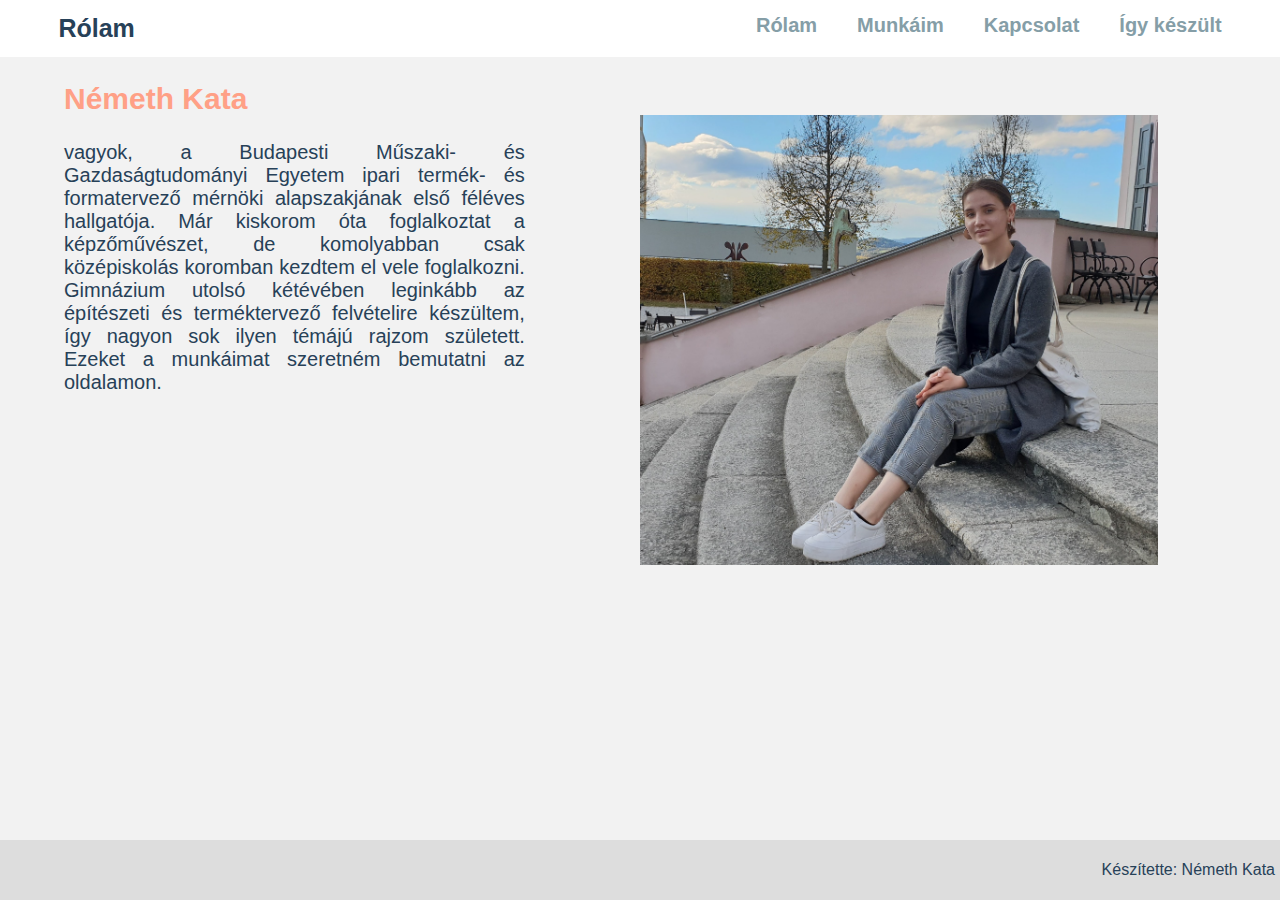
<file: index.html>
<!DOCTYPE html>
<html lang="en">
<head>
<title>Németh Kata</title>
<meta charset="UTF-8">
<meta name="viewport">

<link rel="stylesheet" href="style.css">
</head>
<body>
    <div class="menusav">
        <a href="#" class="active">Rólam</a>
        
        <a href="igykeszult.html" class="jobb_menu">Így készült</a>
        <a href="kapcsolat.html" class="jobb_menu">Kapcsolat</a>
        <a href="munkaim.html" class="jobb_menu">Munkáim</a>
        <a href="index.html" class="jobb_menu">Rólam</a>
    </div>

    <div class="belso">
        
        <div class= "bal">
            <h2 class="cim">Németh Kata</h2>
            <p>
                vagyok, a Budapesti Műszaki- és Gazdaságtudományi Egyetem ipari termék- és formatervező mérnöki alapszakjának első féléves hallgatója. Már kiskorom óta foglalkoztat a képzőművészet, de komolyabban csak középiskolás koromban kezdtem el vele foglalkozni. Gimnázium utolsó kétévében leginkább az építészeti és terméktervező felvételire készültem, így nagyon sok ilyen témájú rajzom született. Ezeket a munkáimat szeretném bemutatni az oldalamon.
            </p>
        </div>
        <div class= "jobb">
            <img src="kepek/en.jpg" alt="Nemeth Kata" width="100%">
        </div>
    </div>

    <div class="lablec">
        <p class="lablec_paragrafus">
            Készítette: Németh Kata
        </p>
    </div>
</body>
</html>
</file>
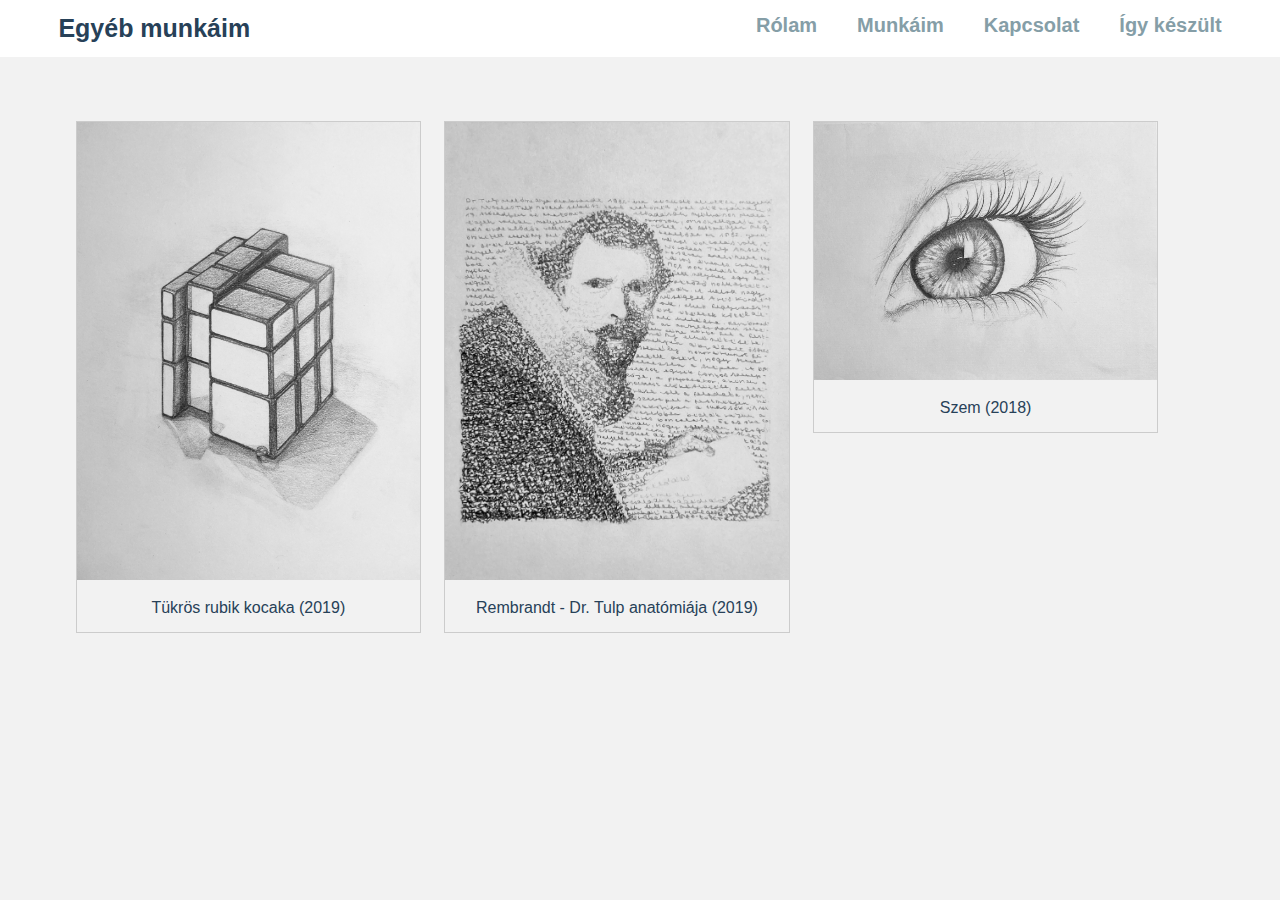
<file: egyeb.html>
<!DOCTYPE html>
<html lang="en">
<head>
<title>Egyéb</title>
<meta charset="UTF-8">
<meta name="viewport">

<link rel="stylesheet" href="style.css">
</head>
<body>
    <div class="menusav">
        <a href="#" class="active">Egyéb munkáim</a>
        <a href="igykeszult.html" class="jobb_menu">Így készült</a>
        <a href="kapcsolat.html" class="jobb_menu">Kapcsolat</a>
        <a href="munkaim.html" class="jobb_menu">Munkáim</a>
        <a href="index.html" class="jobb_menu">Rólam</a>
    </div>

    <div style="margin: 5%;">
        <div class="galleria">
            <a target="_blank" href="kepek/egyeb/rubik.jpg">
            <img src="kepek/egyeb/rubik.jpg" width="600" height="400">
            </a>
            <div class="kepleiras">Tükrös rubik kocaka (2019)</div>
        </div>
        <div class="galleria">
            <a target="_blank" href="kepek/egyeb/ferfi.jpg">
            <img src="kepek/egyeb/ferfi.jpg" width="600" height="400">
            </a>
            <div class="kepleiras">Rembrandt - Dr. Tulp anatómiája (2019)</div>
        </div>
        <div class="galleria">
            <a target="_blank" href="kepek/egyeb/szem.jpg">
                <img src="kepek/egyeb/szem.jpg" width="600" height="400">
            </a>
            <div class="kepleiras">Szem (2018)</div>
        </div>
    </div>
</body>
</html>
</file>
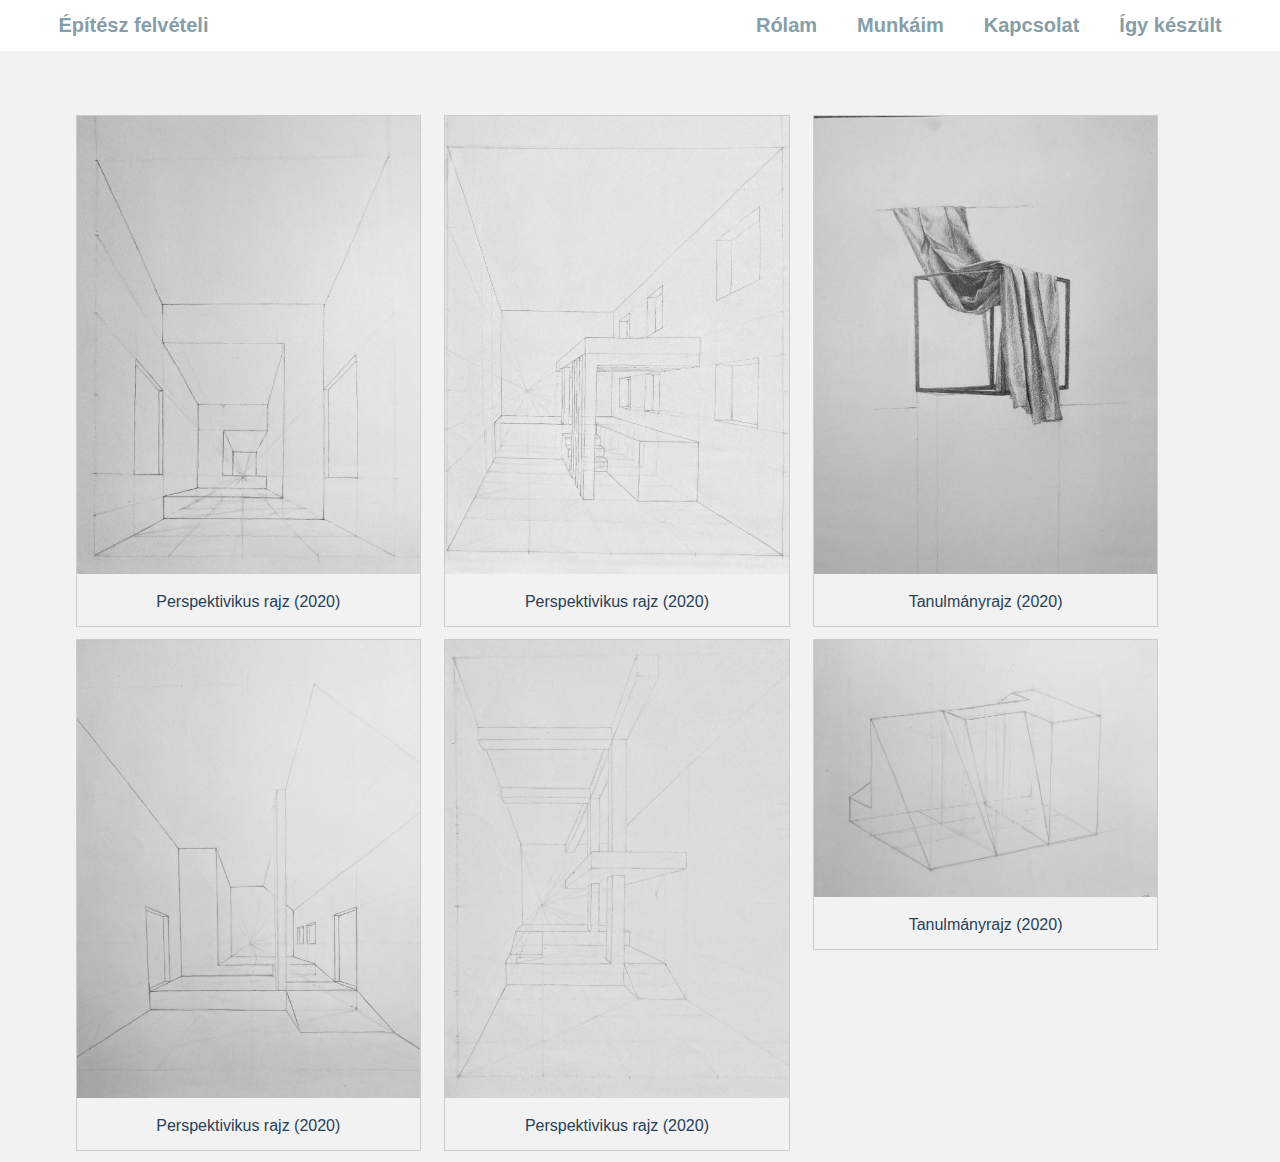
<file: epitesz.html>
<!DOCTYPE html>
<html lang="en">
<head>
<title>Építészeti felvételi</title>
<meta charset="UTF-8">
<meta name="viewport">

<link rel="stylesheet" href="style.css">
</head>
<body>
    <div class="menusav">
        <a href="#" class="aktiv">Építész felvételi</a>
        <a href="igykeszult.html" class="jobb_menu">Így készült</a>
        <a href="kapcsolat.html" class="jobb_menu">Kapcsolat</a>
        <a href="munkaim.html" class="jobb_menu">Munkáim</a>
        <a href="index.html" class="jobb_menu">Rólam</a>
    </div>

    <div style="margin: 5%;">
        <div class="galleria">
            <a target="_blank" href="kepek/epitesz/2.jpg">
                <img src="kepek/epitesz/2.jpg" width="600" height="400">
            </a>
            <div class="kepleiras">Perspektivikus rajz (2020)</div>
        </div>
        
        <div class="galleria">
            <a target="_blank" href="kepek/epitesz/4.jpg">
            <img src="kepek/epitesz/4.jpg" width="600" height="400">
            </a>
            <div class="kepleiras">Perspektivikus rajz (2020)</div>
        </div>
        
        <div class="galleria">
            <a target="_blank" href="kepek/epitesz/6.jpg">
            <img src="kepek/epitesz/6.jpg" width="600" height="400">
            </a>
            <div class="kepleiras">Tanulmányrajz (2020)</div>
        </div>
        <div class="galleria">
            <a target="_blank" href="kepek/epitesz/3.jpg">
            <img src="kepek/epitesz/3.jpg" width="600" height="400">
            </a>
            <div class="kepleiras">Perspektivikus rajz (2020)</div>
        </div>
        <div class="galleria">
            <a target="_blank" href="kepek/epitesz/5.jpg">
            <img src="kepek/epitesz/5.jpg" width="600" height="400">
            </a>
            <div class="kepleiras">Perspektivikus rajz (2020)</div>
        </div>
        <div class="galleria">
            <a target="_blank" href="kepek/epitesz/1.jpg">
                <img src="kepek/epitesz/1.jpg" width="600" height="400">
            </a>
            <div class="kepleiras">Tanulmányrajz (2020)</div>
        </div>
    </div>
</body>
</html>
</file>
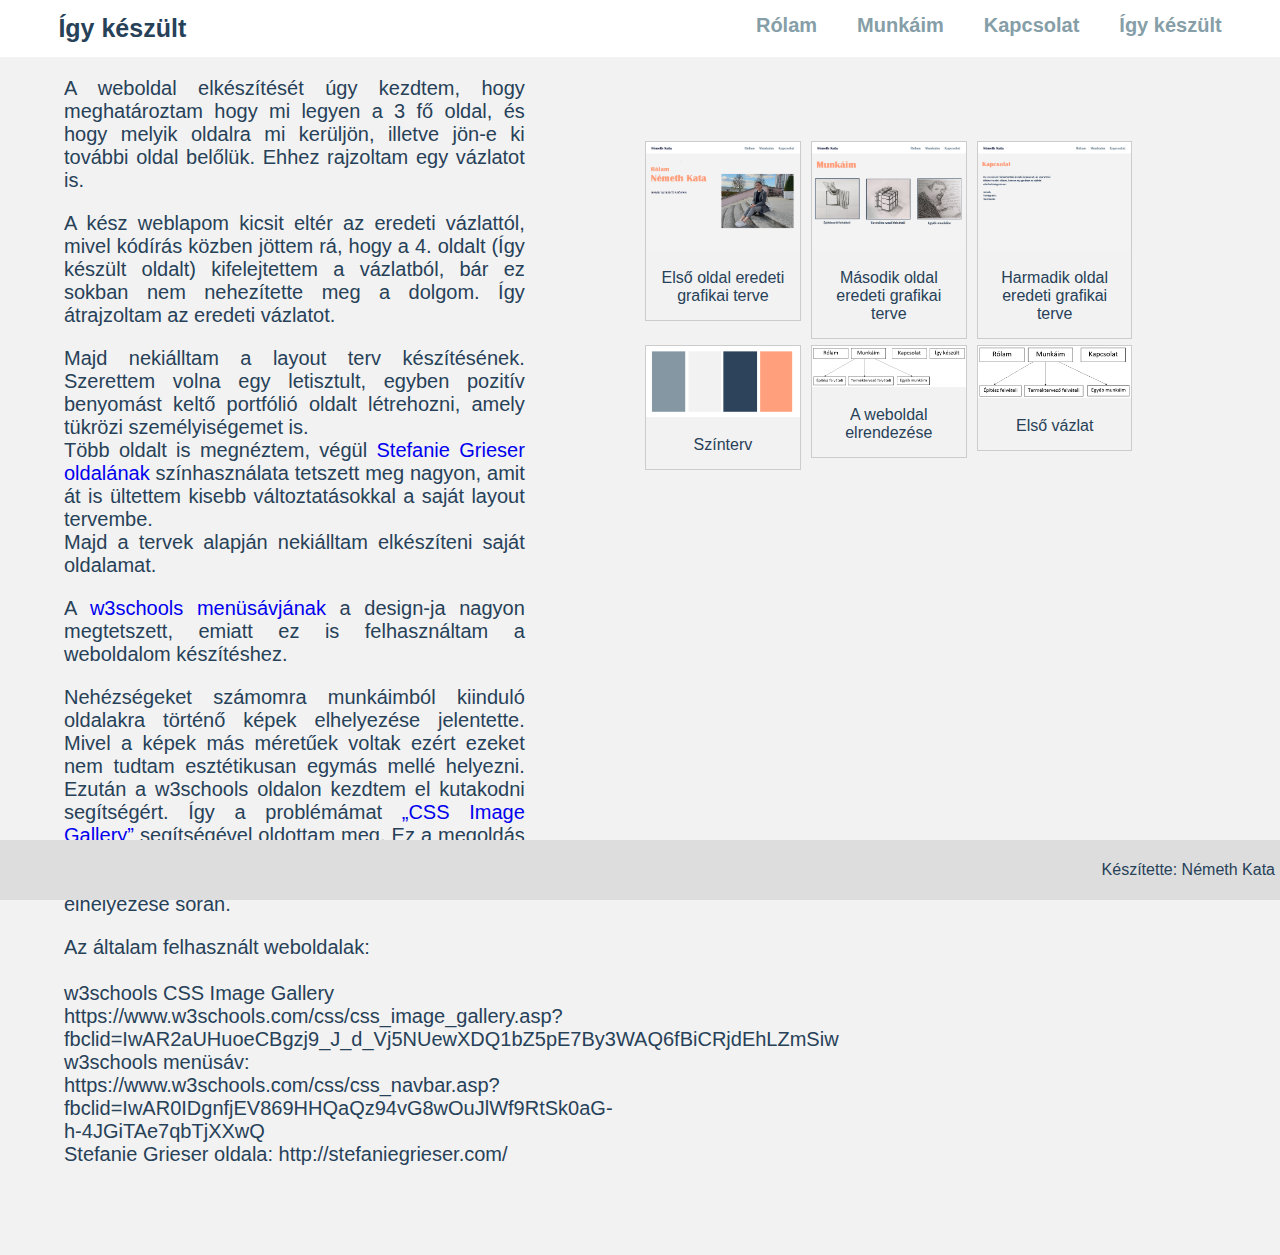
<file: igykeszult.html>
<!DOCTYPE html>
<html lang="en">
<head>
<title>Így készült...</title>
<meta charset="UTF-8">
<meta name="viewport">

<link rel="stylesheet" href="style.css">
</head>
<body>
    <div class="menusav">
        <a href="#" class="active">Így készült</a>
        <a href="igykeszult.html" class="jobb_menu">Így készült</a>
        <a href="kapcsolat.html" class="jobb_menu">Kapcsolat</a>
        <a href="munkaim.html" class="jobb_menu">Munkáim</a>
        <a href="index.html" class="jobb_menu">Rólam</a>
    </div>

    
    <div class="belso">
        
        <div class= "bal">
            <p>
                A weboldal elkészítését úgy kezdtem, hogy meghatároztam hogy mi legyen a 3 fő oldal, és hogy melyik oldalra mi kerüljön, illetve jön-e ki további oldal belőlük. Ehhez rajzoltam egy vázlatot is. <br>
            </p>
            <p>
                A kész weblapom kicsit eltér az eredeti vázlattól, mivel kódírás közben jöttem rá, hogy a 4. oldalt (Így készült oldalt) kifelejtettem a vázlatból, bár ez sokban nem nehezítette meg a dolgom. Így átrajzoltam az eredeti vázlatot. <br>
            </p>
            <p>
                Majd nekiálltam a layout terv készítésének. Szerettem volna egy letisztult, egyben pozitív benyomást keltő portfólió oldalt létrehozni, amely tükrözi személyiségemet is. <br>
                Több oldalt is megnéztem, végül <a href="http://stefaniegrieser.com/">Stefanie Grieser oldalának</a> színhasználata tetszett meg nagyon, amit át is ültettem kisebb változtatásokkal a saját layout tervembe. <br>
                Majd a tervek alapján nekiálltam elkészíteni saját oldalamat. <br>
            </p>
            <p>
                A <a href="https://www.w3schools.com/css/css_navbar.asp?fbclid=IwAR0IDgnfjEV869HHQaQz94vG8wOuJlWf9RtSk0aG-h-4JGiTAe7qbTjXXwQ">w3schools menüsávjának </a> a design-ja nagyon megtetszett, emiatt ez is felhasználtam a weboldalom készítéshez.
            </p>
            <p>
                Nehézségeket számomra munkáimból kiinduló oldalakra történő képek elhelyezése jelentette. Mivel a képek más méretűek voltak ezért ezeket nem tudtam esztétikusan egymás mellé helyezni. Ezután a w3schools oldalon kezdtem el kutakodni segítségért. Így a problémámat <a href="https://www.w3schools.com/css/css_image_gallery.asp?fbclid=IwAR2aUHuoeCBgzj9_J_d_Vj5NUewXDQ1bZ5pE7By3WAQ6fBiCRjdEhLZmSiw">„CSS Image Gallery”</a> segítségével oldottam meg. Ez a megoldás azért tetszett meg, mert a képek alá tudtam leírást írni, és ezt könnyű volt felhasználni a többi kép elhelyezése során. <br>
            </p>
            <p style="text-align: left;">
                Az általam felhasznált weboldalak: <br>
                <br>w3schools CSS Image Gallery https://www.w3schools.com/css/css_image_gallery.asp?fbclid=IwAR2aUHuoeCBgzj9_J_d_Vj5NUewXDQ1bZ5pE7By3WAQ6fBiCRjdEhLZmSiw
                <br>w3schools menüsáv: https://www.w3schools.com/css/css_navbar.asp?fbclid=IwAR0IDgnfjEV869HHQaQz94vG8wOuJlWf9RtSk0aG-h-4JGiTAe7qbTjXXwQ
                <br>Stefanie Grieser oldala: http://stefaniegrieser.com/
            </p>
            <br><br></br>
        </div>
        <div class= "jobb">
            <div style="margin: 5%;"></div>
                <div class="galleria">
                    <a target="_blank" href="kepek/IgyKeszult/elso_oldal.png">
                        <img src="kepek/IgyKeszult/elso_oldal.png" width="600" height="400">
                    </a>
                    <div class="kepleiras">Első oldal eredeti grafikai terve</div>
                </div>
                <div class="galleria">
                    <a target="_blank" href="kepek/IgyKeszult/masodik_oldal.png">
                        <img src="kepek/IgyKeszult/masodik_oldal.png"  width="600" height="400">
                    </a>
                    <div class="kepleiras">Második oldal eredeti grafikai terve</div>
                </div>
                <div class="galleria">
                    <a target="_blank" href="kepek/IgyKeszult/harmadik_oldal.png">
                        <img src="kepek/IgyKeszult/harmadik_oldal.png" width="600" height="400">
                    </a>
                    <div class="kepleiras">Harmadik oldal eredeti grafikai terve</div>
                </div>
                <div class="galleria">
                    <a target="_blank" href="kepek/IgyKeszult/szin_tema.png">
                        <img src="kepek/IgyKeszult/szin_tema.png" width="600" height="400">
                    </a>
                    <div class="kepleiras">Színterv</div>
                </div>
                <div class="galleria">
                    <a target="_blank" href="kepek/IgyKeszult/weblap.PNG">
                        <img src="kepek/IgyKeszult/weblap.PNG" width="600" height="400">
                    </a>
                    <div class="kepleiras">A weboldal elrendezése</div>
                </div>
                <div class="galleria">
                    <a target="_blank" href="kepek/IgyKeszult/elso_vazlat.png">
                        <img src="kepek/IgyKeszult/elso_vazlat.png" width="600" height="400">
                    </a>
                    <div class="kepleiras">Első vázlat</div>
                </div>
            </div>
        </div>
    </div>
    <div class="lablec">
        <p class="lablec_paragrafus">
            Készítette: Németh Kata
        </p>
    </div>
</body>
</html>
</file>
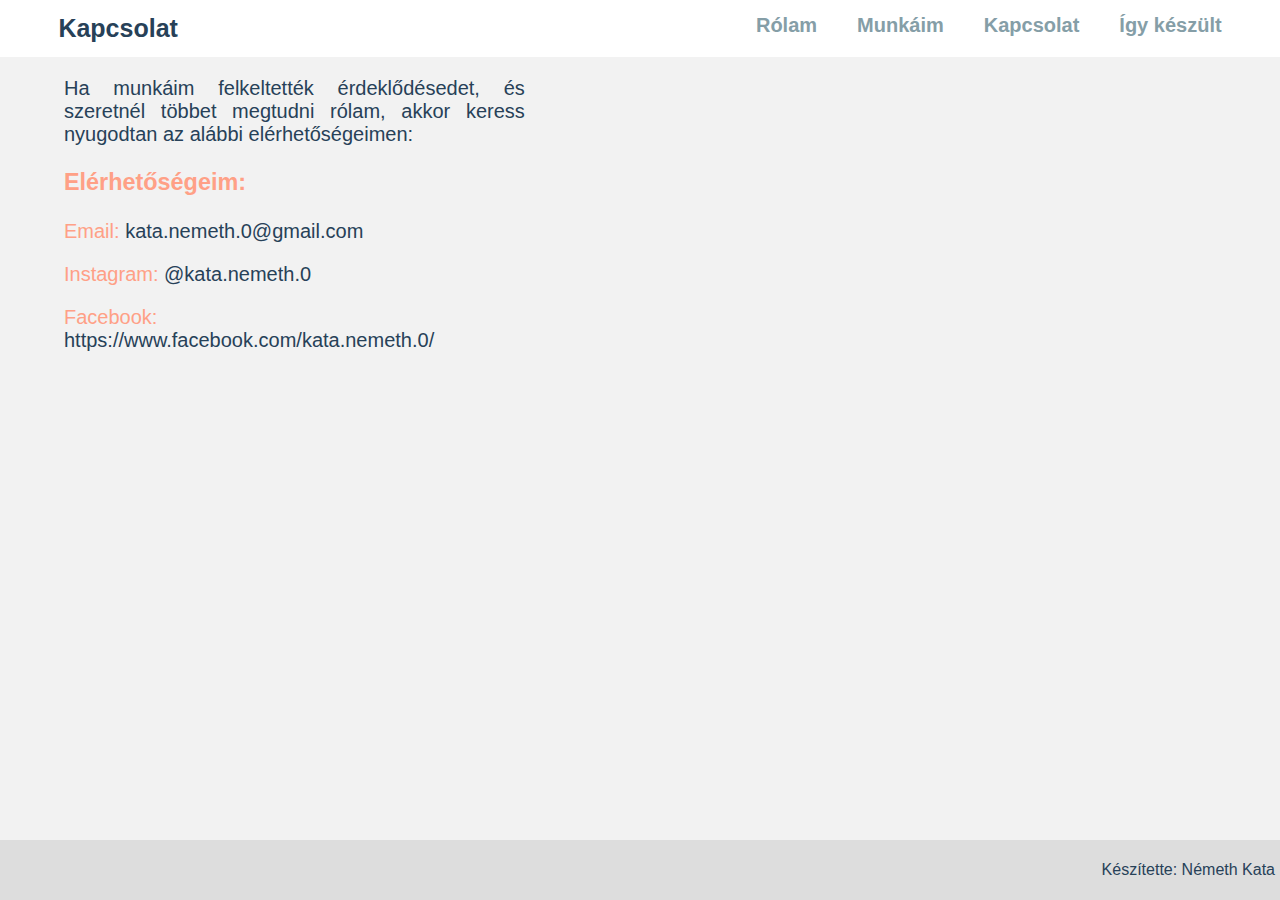
<file: kapcsolat.html>
<!DOCTYPE html>
<html lang="en">
<head>
<title>Kapcsolat</title>
<meta charset="UTF-8">
<meta name="viewport">

<link rel="stylesheet" href="style.css">
</head>
<body>
    <div class="menusav">
        <a href="#" class="active">Kapcsolat</a>
        <a href="igykeszult.html" class="jobb_menu">Így készült</a>
        <a href="kapcsolat.html" class="jobb_menu">Kapcsolat</a>
        <a href="munkaim.html" class="jobb_menu">Munkáim</a>
        <a href="index.html" class="jobb_menu">Rólam</a>
    </div>

    <div class="belso">
        <div class= "bal">
            <p>Ha munkáim felkeltették érdeklődésedet, és szeretnél többet megtudni rólam, akkor keress
                nyugodtan az alábbi elérhetőségeimen:</p>
            <h3 class="cim">Elérhetőségeim:</h3>
            <p><span class="cim">   Email: </span>kata.nemeth.0@gmail.com</p>
            <p><span class="cim">   Instagram: </span>@kata.nemeth.0</p>
            <p><span class="cim">   Facebook: </span>https://www.facebook.com/kata.nemeth.0/</p>
        </div>
    </div>

    <div class="lablec">
        <p class="lablec_paragrafus">
            Készítette: Németh Kata
        </p>
    </div>
</body>
</html>
</file>
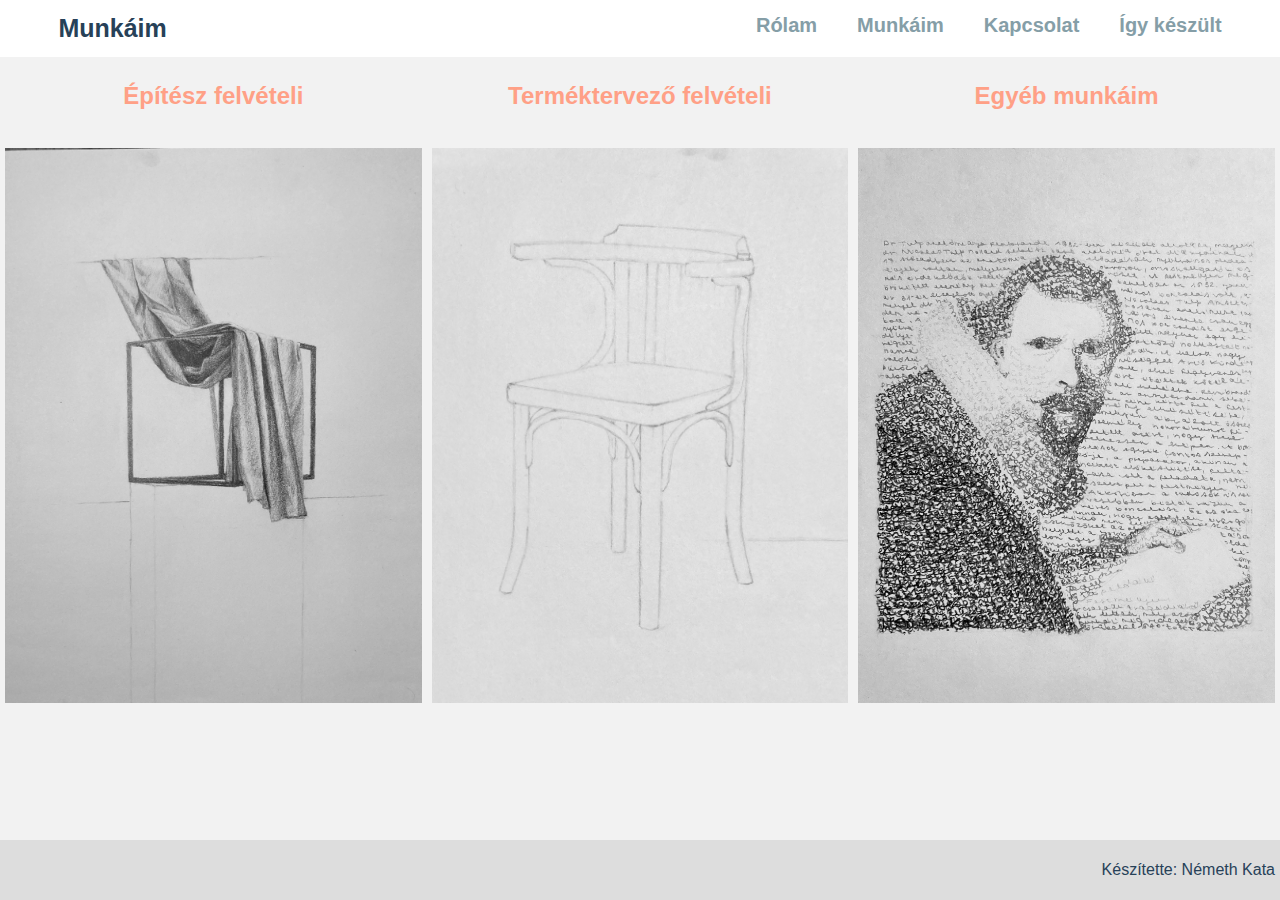
<file: munkaim.html>
<!DOCTYPE html>
<html lang="en">
<head>
<title>Munkáim</title>
<meta charset="UTF-8">
<meta name="viewport" content="width=device-width, initial-scale=1">

<link rel="stylesheet" href="style.css">
</head>
<body>
    <div class="menusav">
        <a href="#" class="active">Munkáim</a>   

        <a href="igykeszult.html" class="jobb_menu">Így készült</a>
        <a href="kapcsolat.html" class="jobb_menu">Kapcsolat</a>
        <a href="munkaim.html" class="jobb_menu">Munkáim</a>
        <a href="index.html" class="jobb_menu">Rólam</a>
    </div>

    <div class="sor">
        <div class="oszlop">
            <a href="epitesz.html">
                <h2 class="cim" style="text-align: center;">Építész felvételi</h2><br>
                <img src="kepek/munkak 2.jpg" alt="Építészeti felvételi" style="width:100%">
            </a>
        </div>
        <div class="oszlop">
            <a href="termektervezo.html">
                <h2 class="cim" style="text-align: center;">Terméktervező felvételi</h2><br>
                <img src="kepek/munkak 4.jpg" alt="Terméktervezői felvételi" style="width:100%">
            </a>
        </div>
        <div class="oszlop">
            <a href="egyeb.html">
                <h2 class="cim" style="text-align: center;">Egyéb munkáim</h2><br>
                <img src="kepek/munkak 1.jpg" alt="Egyéb munkáim" style="width:100%">
            </a>
        </div>
    </div>
    <div class="lablec">
        <p class="lablec_paragrafus">
            Készítette: Németh Kata
        </p>
    </div>
</body>
</html>
</file>
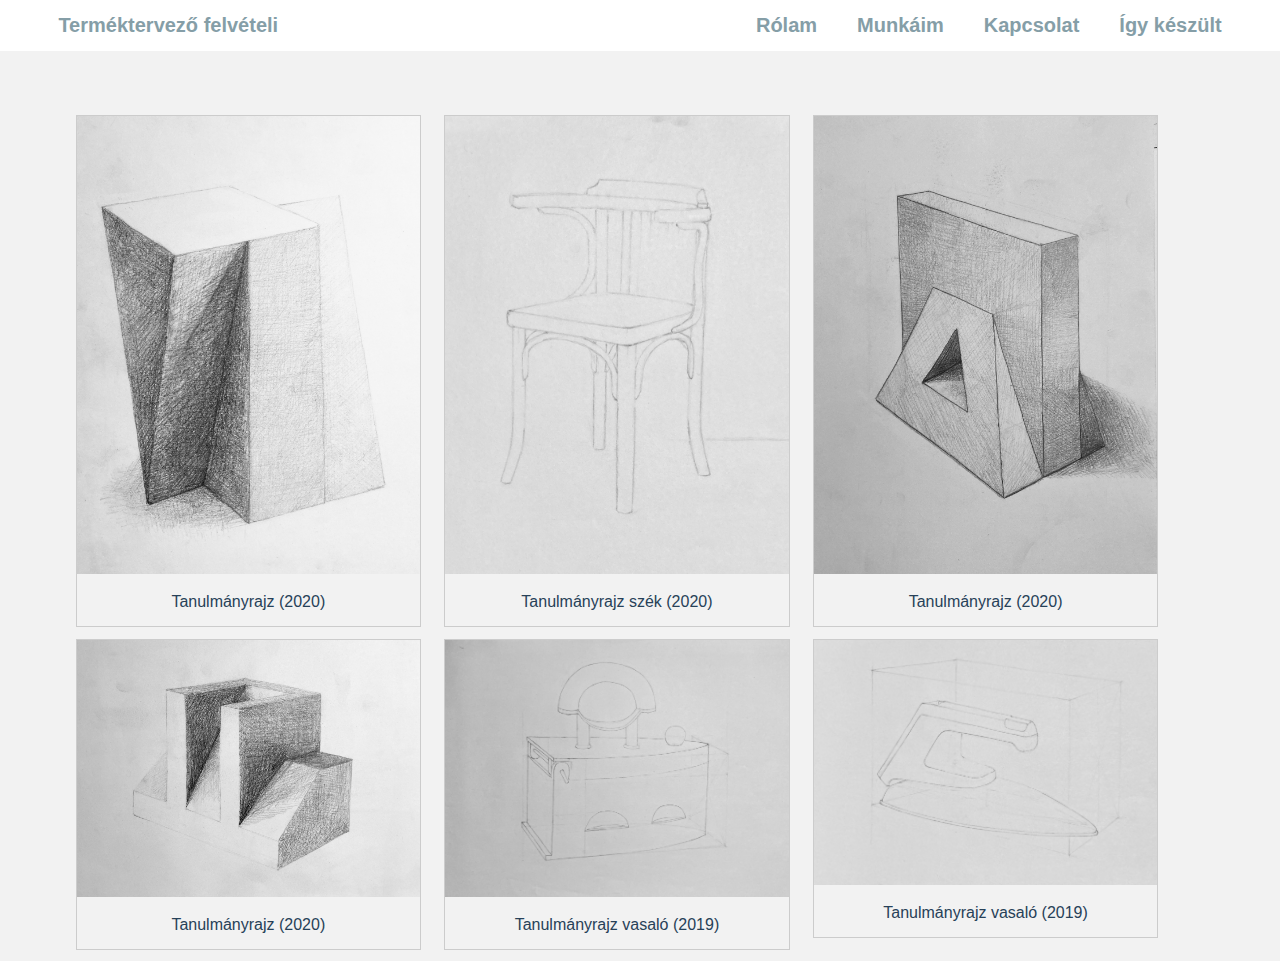
<file: termektervezo.html>
<!DOCTYPE html>
<html lang="en">
<head>
    <title>Építészeti felvételi</title>
    <meta charset="UTF-8">
    <meta name="viewport">
    <link rel="stylesheet" href="style.css">
</head>
<body>
    
    <div class="menusav">
        <a href="#" class="aktiv">Terméktervező felvételi</a>
        <a href="igykeszult.html" class="jobb_menu">Így készült</a>
        <a href="kapcsolat.html" class="jobb_menu">Kapcsolat</a>
        <a href="munkaim.html" class="jobb_menu">Munkáim</a>
        <a href="index.html" class="jobb_menu">Rólam</a>
    </div>
    <div style="margin: 5%; margin-bottom: 10%;">
        <div class="galleria">
            <a target="_blank" href="kepek/termek/2.jpg">
                <img src="kepek/termek/2.jpg" width="900" height="600">
            </a>
            <div class="kepleiras">Tanulmányrajz (2020)</div>
        </div>
        
        <div class="galleria">
            <a target="_blank" href="kepek/termek/4.jpg">
            <img src="kepek/termek/4.jpg" width="600" height="400">
            </a>
            <div class="kepleiras">Tanulmányrajz szék (2020)</div>
        </div>
        
        <div class="galleria">
            <a target="_blank" href="kepek/termek/6.jpg">
            <img src="kepek/termek/6.jpg" width="600" height="400">
            </a>
            <div class="kepleiras">Tanulmányrajz (2020)</div>
        </div>
        <div class="galleria">
            <a target="_blank" href="kepek/termek/1.jpg">
                <img src="kepek/termek/1.jpg" width="600" height="400">
            </a>
            <div class="kepleiras">Tanulmányrajz (2020)</div>
        </div>
        <div class="galleria">
            <a target="_blank" href="kepek/termek/3.jpg">
            <img src="kepek/termek/3.jpg" width="600" height="400">
            </a>
            <div class="kepleiras">Tanulmányrajz vasaló (2019)</div>
        </div>
        <div class="galleria">
            <a target="_blank" href="kepek/termek/5.jpg">
            <img src="kepek/termek/5.jpg" width="600" height="400">
            </a>
            <div class="kepleiras">Tanulmányrajz vasaló (2019)</div>
        </div>
    </div>
</body>
</html>
</file>
<file: style.css>
* {
  box-sizing: border-box;
}

a{
  text-decoration: none;
}

body {
  font-family: Arial, Helvetica, sans-serif;
  margin: 0;
  background-color: #F2F2F2;
  color: #274158;
  justify-content: space-between;
}

.menusav {
  overflow: hidden;
  background-color: white;
  position: sticky;
  position: -webkit-sticky;
  top: 0;
  font-size: 20px;
  font-weight: bold;
  font-family: -apple-system, BlinkMacSystemFont, 'Segoe UI', Roboto, Oxygen, Ubuntu, Cantarell, 'Open Sans', 'Helvetica Neue', sans-serif;
  padding-right: 3%;
  padding-left: 3%;
}

.menusav a {
  float: left;
  display: block;
  color: #859EA7;
  text-align: center;
  padding: 14px 20px;
  text-decoration: none;
}

.menusav a.jobb_menu {
  float: right;
}

.menusav a:hover {
  background-color: #ddd;
  color: black;
}

.menusav a.active {
  background-color: white;
  color: #274158;
  font-size: 25px;
}

.belso{
    margin-left: 5%;
    margin-right: 5%;
}

.bal{
    text-align: justify;
    margin: 0%;
    width: 40%;
    float: left;
    font-family: 'Gill Sans', 'Gill Sans MT', Calibri, 'Trebuchet MS', sans-serif;
    font-size: 20px;
}
.jobb{
  float: right;
  margin: 5%;
  width: 45%;
  font-family: 'Gill Sans', 'Gill Sans MT', Calibri, 'Trebuchet MS', sans-serif;
}
.cim{
  color:#FFA086;
}
.oszlop {
  float: left;
  max-width: 33.33%;
  padding: 5px;
}

.sor::after {
  content: "";
  clear: both;
  display: table;
}
.galleria {
  margin: 1%;
  margin-top: 0%;
  border: 1px solid #ccc;
  float: left;
  width: 30%;
  }
  
  .galleria:hover {
  border: 1px solid #777;
  }
  
  .galleria img {
  width: 100%;
  height: auto;
  }
  
.kepleiras {
  padding: 15px;
  text-align: center;
  }
.lablec {
    position: fixed;
    bottom: 0px;  
    clear: both;
    width: 100%;
    left: 0;
    bottom: 0;
    padding: 5px;
    background: #ddd;
  }
.lablec_paragrafus{
    
    text-align: right;
}
</file>
